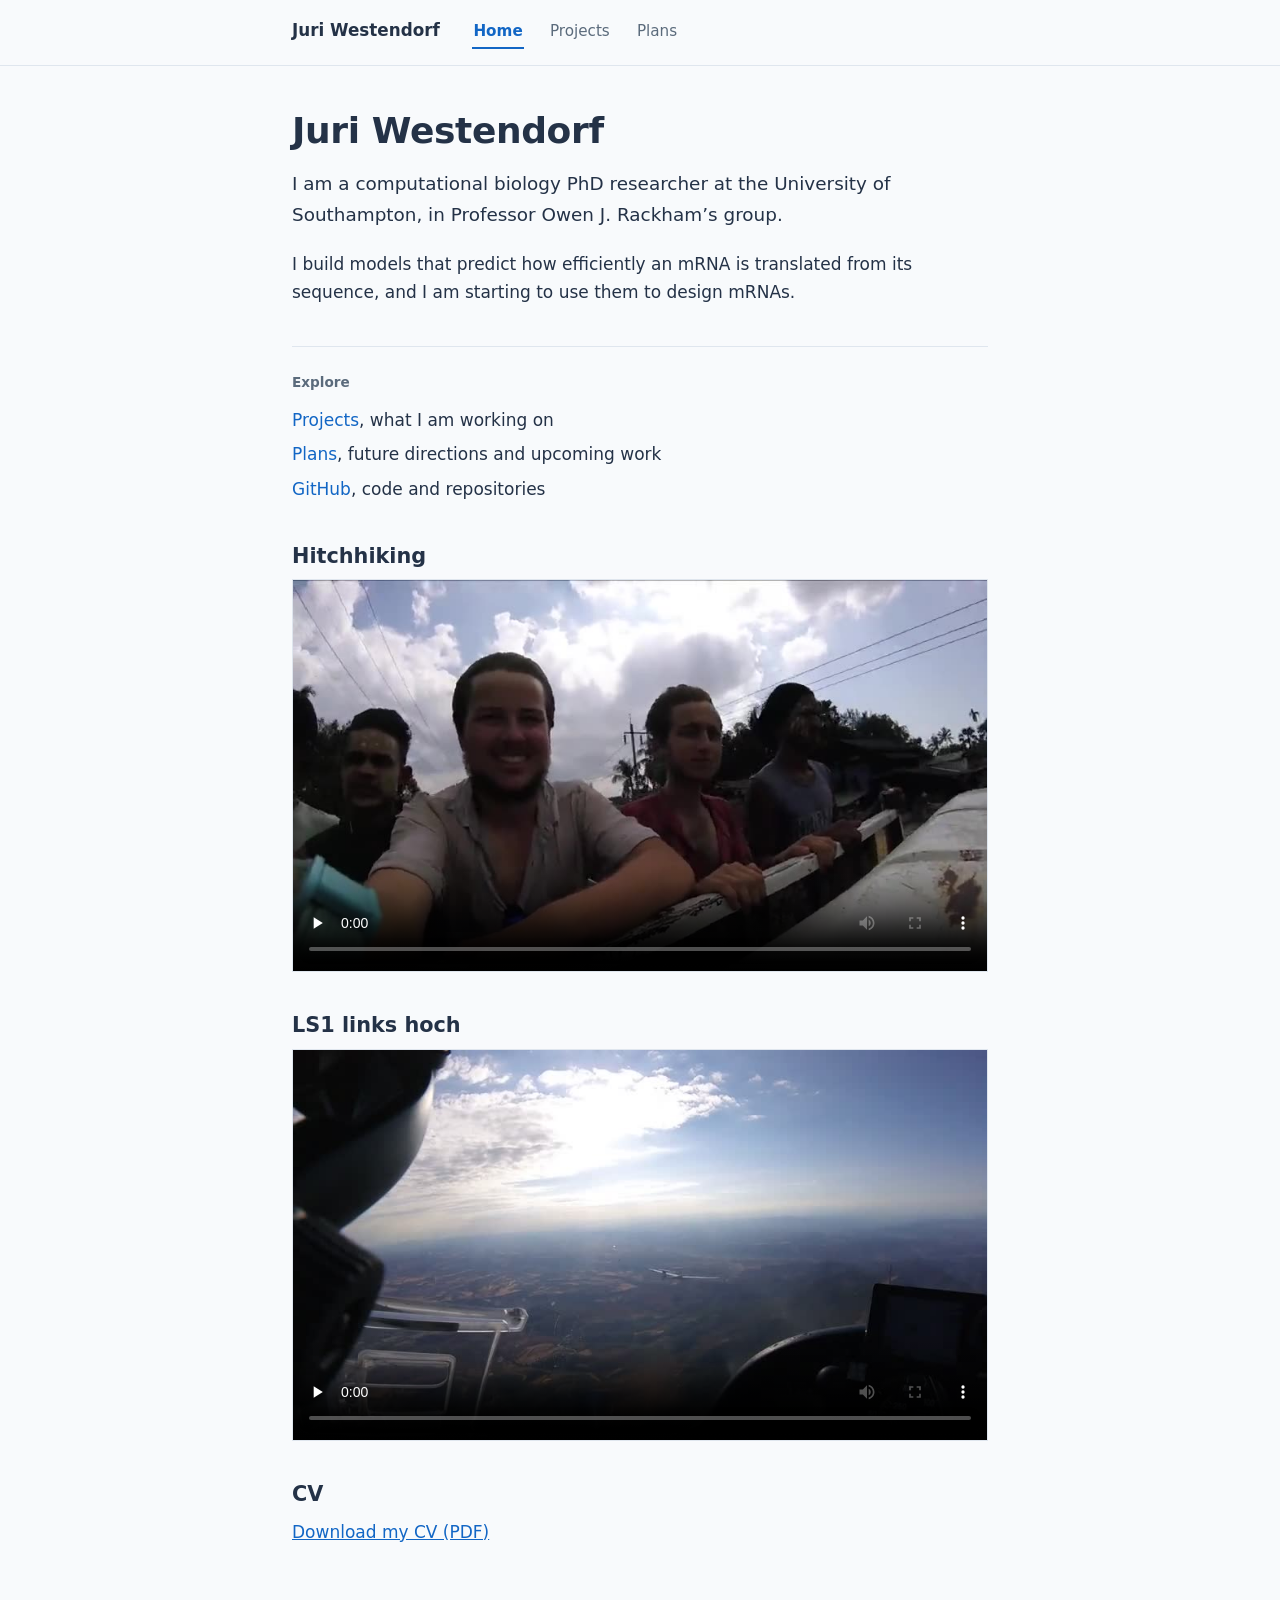
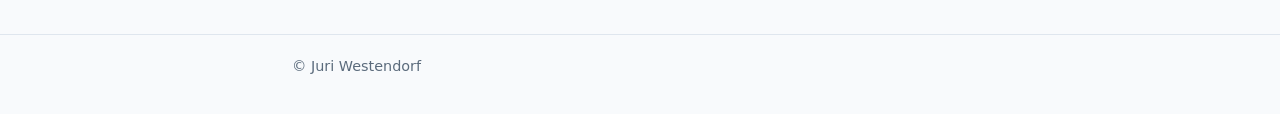
<file: index.html>
<!doctype html>
<html lang="en">
<head>
  <meta charset="utf-8">
  <meta name="viewport" content="width=device-width, initial-scale=1">
  <title>Juri Westendorf</title>
  <meta name="description" content="Juri Westendorf, computational biology PhD researcher at the University of Southampton.">
  <link rel="stylesheet" href="css/site.css">
</head>
<body>
  <a class="skip-link" href="#main">Skip to content</a>

  <header class="site-header">
    <div class="container">
      <p class="site-title"><a href="index.html">Juri Westendorf</a></p>
      <nav class="site-nav" aria-label="Main">
        <ul>
          <li><a href="index.html" aria-current="page">Home</a></li>
          <li><a href="projects.html">Projects</a></li>
          <li><a href="plans.html">Plans</a></li>
        </ul>
      </nav>
    </div>
  </header>

  <main id="main" class="container">
    <h1>Juri Westendorf</h1>
    <p class="lede">
      I am a computational biology PhD researcher at the University of Southampton,
      in Professor Owen J. Rackham&rsquo;s group.
    </p>
    <p>
      I build models that predict how efficiently an mRNA is translated from
      its sequence, and I am starting to use them to design mRNAs.
    </p>

    <div class="quick-links">
      <p class="section-label">Explore</p>
      <ul>
        <li><a href="projects.html">Projects</a>, what I am working on</li>
        <li><a href="plans.html">Plans</a>, future directions and upcoming work</li>
        <li><a href="https://github.com/jurilw">GitHub</a>, code and repositories</li>
      </ul>
    </div>

    <section class="video" aria-labelledby="video-title">
      <h2 id="video-title">Hitchhiking</h2>
      <figure>
        <video controls preload="none" poster="media/hitchhiking_poster.jpg" width="852" height="480">
          <source src="media/hitchhiking_web.mp4" type="video/mp4">
          Your browser cannot play this video.
          <a href="media/hitchhiking_web.mp4">Download it</a> instead.
        </video>
      </figure>
    </section>

    <section class="video" aria-labelledby="gliding-title">
      <h2 id="gliding-title">LS1 links hoch</h2>
      <figure>
        <video controls preload="none" poster="media/gliding_poster.jpg" width="854" height="480">
          <source src="media/gliding_web.mp4" type="video/mp4">
          Your browser cannot play this video.
          <a href="media/gliding_web.mp4">Download it</a> instead.
        </video>
      </figure>
    </section>

    <section class="cv-download" aria-labelledby="cv-title">
      <h2 id="cv-title">CV</h2>
      <p><a href="media/Juri_Westendorf_CV.pdf" download>Download my CV (PDF)</a></p>
    </section>
  </main>

  <footer class="site-footer">
    <div class="container">
      <p>&copy; Juri Westendorf</p>
    </div>
  </footer>
</body>
</html>
</file>
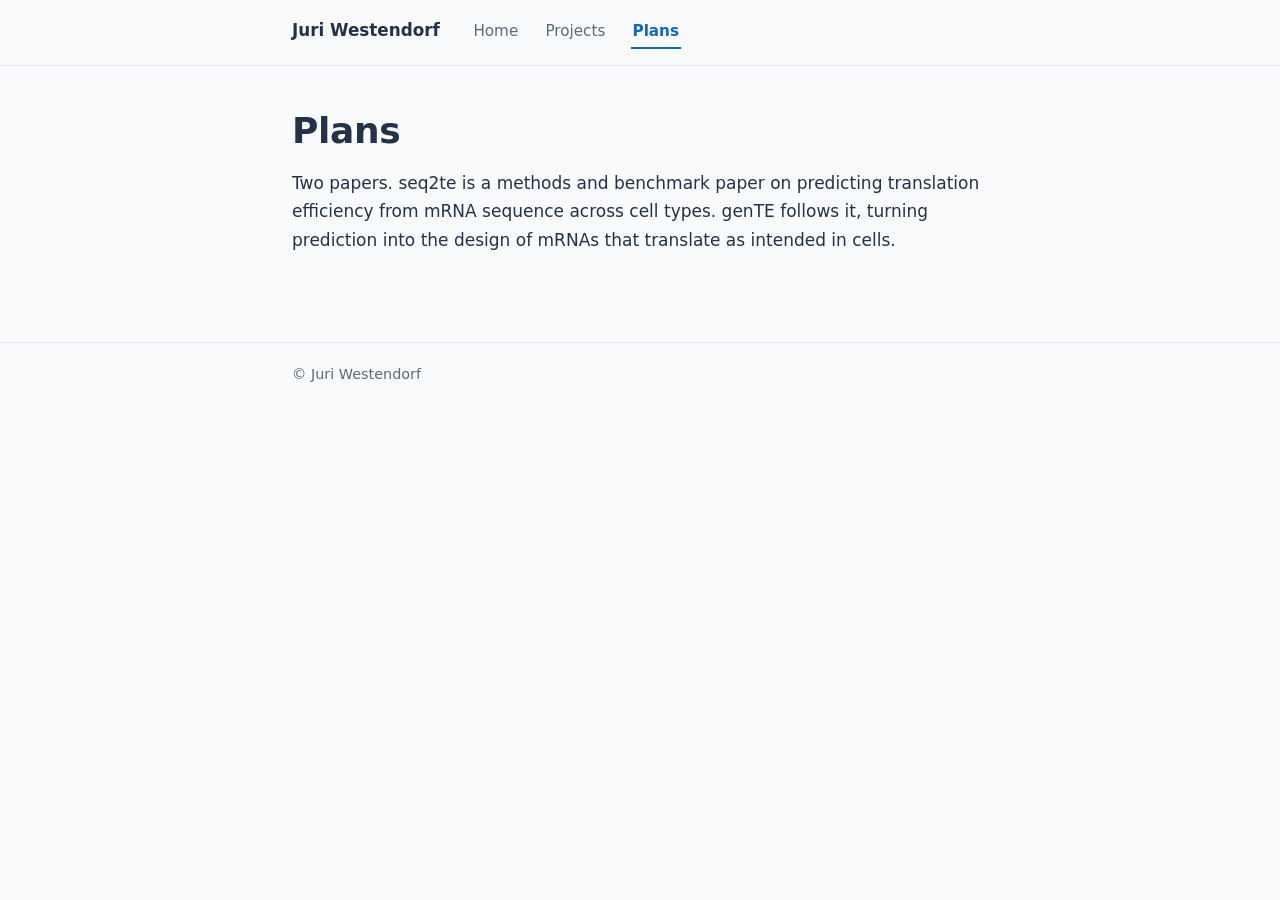
<file: plans.html>
<!doctype html>
<html lang="en">
<head>
  <meta charset="utf-8">
  <meta name="viewport" content="width=device-width, initial-scale=1">
  <title>Plans | Juri Westendorf</title>
  <meta name="description" content="Future directions and upcoming work by Juri Westendorf.">
  <link rel="stylesheet" href="css/site.css">
</head>
<body>
  <a class="skip-link" href="#main">Skip to content</a>

  <header class="site-header">
    <div class="container">
      <p class="site-title"><a href="index.html">Juri Westendorf</a></p>
      <nav class="site-nav" aria-label="Main">
        <ul>
          <li><a href="index.html">Home</a></li>
          <li><a href="projects.html">Projects</a></li>
          <li><a href="plans.html" aria-current="page">Plans</a></li>
        </ul>
      </nav>
    </div>
  </header>

  <main id="main" class="container">
    <h1>Plans</h1>
    <p>
      Two papers. seq2te is a methods and benchmark paper on predicting
      translation efficiency from mRNA sequence across cell types. genTE
      follows it, turning prediction into the design of mRNAs that translate
      as intended in cells.
    </p>
  </main>

  <footer class="site-footer">
    <div class="container">
      <p>&copy; Juri Westendorf</p>
    </div>
  </footer>
</body>
</html>
</file>
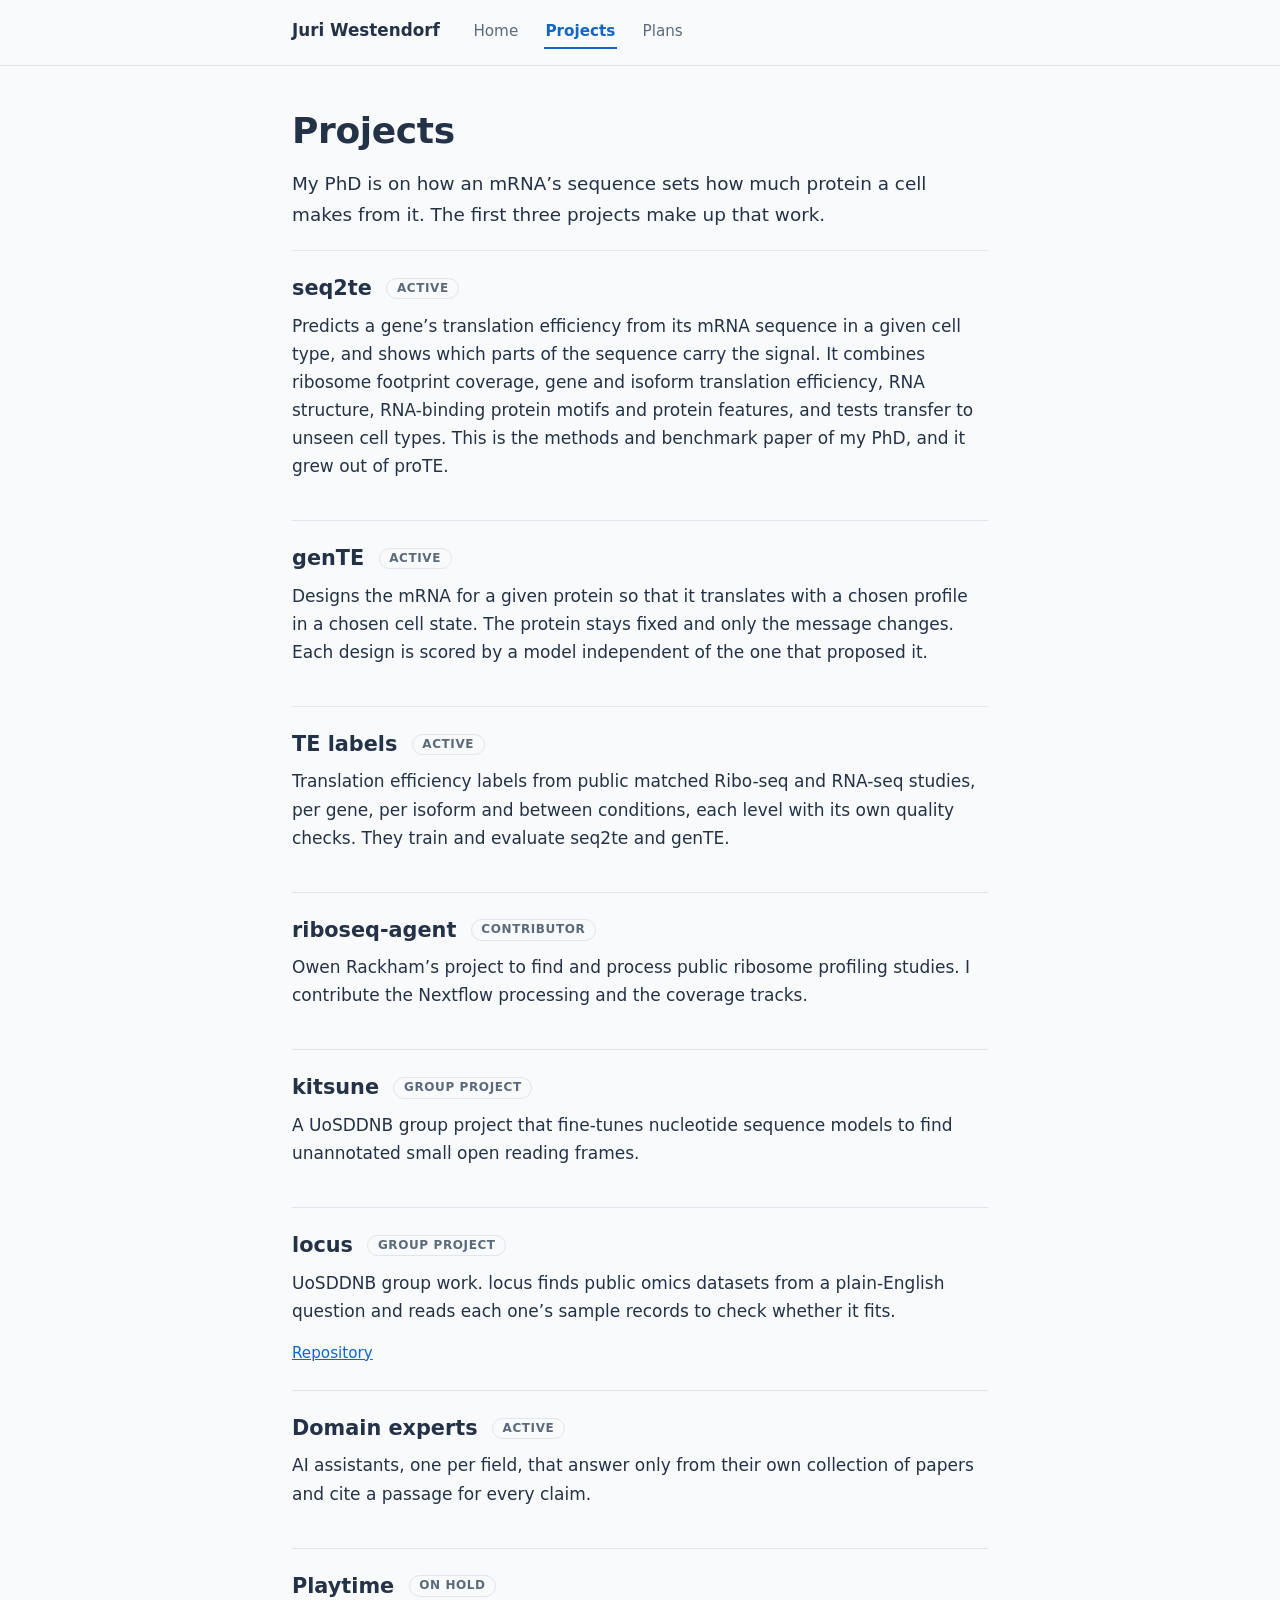
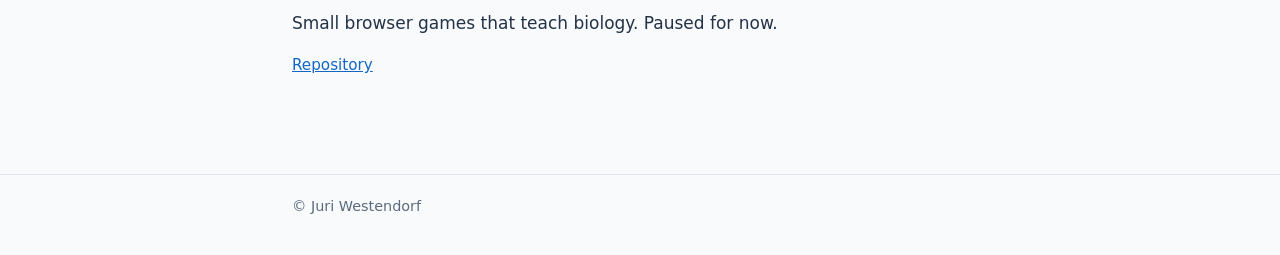
<file: projects.html>
<!doctype html>
<html lang="en">
<head>
  <meta charset="utf-8">
  <meta name="viewport" content="width=device-width, initial-scale=1">
  <title>Projects | Juri Westendorf</title>
  <meta name="description" content="Projects by Juri Westendorf, computational biology PhD researcher.">
  <link rel="stylesheet" href="css/site.css">
</head>
<body>
  <a class="skip-link" href="#main">Skip to content</a>

  <header class="site-header">
    <div class="container">
      <p class="site-title"><a href="index.html">Juri Westendorf</a></p>
      <nav class="site-nav" aria-label="Main">
        <ul>
          <li><a href="index.html">Home</a></li>
          <li><a href="projects.html" aria-current="page">Projects</a></li>
          <li><a href="plans.html">Plans</a></li>
        </ul>
      </nav>
    </div>
  </header>

  <main id="main" class="container">
    <h1>Projects</h1>
    <p class="lede">
      My PhD is on how an mRNA&rsquo;s sequence sets how much protein a cell
      makes from it. The first three projects make up that work.
    </p>

    <article class="project">
      <h2>seq2te <span class="status">Active</span></h2>
      <p>
        Predicts a gene&rsquo;s translation efficiency from its mRNA sequence in
        a given cell type, and shows which parts of the sequence carry the
        signal. It combines ribosome footprint coverage, gene and isoform
        translation efficiency, RNA structure, RNA-binding protein motifs and
        protein features, and tests transfer to unseen cell types. This is the
        methods and benchmark paper of my PhD, and it grew out of proTE.
      </p>
    </article>

    <article class="project">
      <h2>genTE <span class="status">Active</span></h2>
      <p>
        Designs the mRNA for a given protein so that it translates with a
        chosen profile in a chosen cell state. The protein stays fixed and only
        the message changes. Each design is scored by a model independent of
        the one that proposed it.
      </p>
    </article>

    <article class="project">
      <h2>TE labels <span class="status">Active</span></h2>
      <p>
        Translation efficiency labels from public matched Ribo-seq and RNA-seq
        studies, per gene, per isoform and between conditions, each level with
        its own quality checks. They train and evaluate seq2te and genTE.
      </p>
    </article>

    <article class="project">
      <h2>riboseq-agent <span class="status">Contributor</span></h2>
      <p>
        Owen Rackham&rsquo;s project to find and process public ribosome
        profiling studies. I contribute the Nextflow processing and the
        coverage tracks.
      </p>
    </article>

    <article class="project">
      <h2>kitsune <span class="status">Group project</span></h2>
      <p>
        A UoSDDNB group project that fine-tunes nucleotide sequence models to
        find unannotated small open reading frames.
      </p>
    </article>

    <article class="project">
      <h2>locus <span class="status">Group project</span></h2>
      <p>
        UoSDDNB group work. locus finds public omics datasets from a
        plain-English question and reads each one&rsquo;s sample records to
        check whether it fits.
      </p>
      <ul class="project-links">
        <li><a href="https://github.com/UoSDDNB/omics-agent">Repository</a></li>
      </ul>
    </article>

    <article class="project">
      <h2>Domain experts <span class="status">Active</span></h2>
      <p>
        AI assistants, one per field, that answer only from their own
        collection of papers and cite a passage for every claim.
      </p>
    </article>

    <article class="project">
      <h2>Playtime <span class="status">On hold</span></h2>
      <p>
        Small browser games that teach biology. Paused for now.
      </p>
      <ul class="project-links">
        <li><a href="https://github.com/jurilw/Playtime">Repository</a></li>
      </ul>
    </article>
  </main>

  <footer class="site-footer">
    <div class="container">
      <p>&copy; Juri Westendorf</p>
    </div>
  </footer>
</body>
</html>
</file>
<file: css/site.css>
/* jurilw.github.io — shared stylesheet
   Plain CSS, no frameworks, system fonts only, no external services. */

:root {
  --bg: #f8fafc;
  --surface: #ffffff;
  --text: #243247;
  --muted: #5b6b7c;
  --accent: #1266c5;
  --accent-dark: #0d4f99;
  --border: #dfe6ee;
  --max-width: 46rem;
}

*,
*::before,
*::after {
  box-sizing: border-box;
}

html {
  -webkit-text-size-adjust: 100%;
}

body {
  margin: 0;
  background: var(--bg);
  color: var(--text);
  font-family: system-ui, -apple-system, "Segoe UI", Roboto,
    "Helvetica Neue", Arial, sans-serif;
  font-size: 1.0625rem;
  line-height: 1.65;
}

.container {
  max-width: var(--max-width);
  margin: 0 auto;
  padding-left: 1.25rem;
  padding-right: 1.25rem;
}

/* Links */
a {
  color: var(--accent);
}

a:hover {
  color: var(--accent-dark);
}

:focus-visible {
  outline: 2px solid var(--accent);
  outline-offset: 2px;
  border-radius: 2px;
}

/* Skip link (keyboard users) */
.skip-link {
  position: absolute;
  top: -100px;
  left: 0.75rem;
  padding: 0.5rem 0.85rem;
  background: var(--surface);
  border: 1px solid var(--border);
  color: var(--accent);
  text-decoration: none;
  z-index: 100;
}

.skip-link:focus {
  top: 0.75rem;
}

/* Header */
.site-header {
  border-bottom: 1px solid var(--border);
}

.site-header .container {
  display: flex;
  flex-wrap: wrap;
  align-items: baseline;
  gap: 0.35rem 2rem;
  padding-top: 1rem;
  padding-bottom: 1rem;
}

.site-title {
  margin: 0;
  font-size: 1.05rem;
  font-weight: 600;
}

.site-title a {
  color: var(--text);
  text-decoration: none;
}

.site-title a:hover {
  color: var(--accent);
}

.site-nav ul {
  list-style: none;
  display: flex;
  flex-wrap: wrap;
  margin: 0;
  padding: 0;
  gap: 0.15rem 1.5rem;
}

.site-nav a {
  display: inline-block;
  padding: 0.2rem 0.1rem;
  color: var(--muted);
  font-size: 0.95rem;
  text-decoration: none;
  border-bottom: 2px solid transparent;
}

.site-nav a:hover {
  color: var(--accent);
}

.site-nav a[aria-current="page"] {
  color: var(--accent);
  font-weight: 600;
  border-bottom-color: var(--accent);
}

/* Main */
main {
  padding: 2.75rem 0 3.5rem;
}

h1 {
  margin: 0 0 1.1rem;
  font-size: 2.25rem;
  line-height: 1.15;
  letter-spacing: -0.01em;
}

h2 {
  margin: 2.5rem 0 0.6rem;
  font-size: 1.3rem;
  line-height: 1.3;
}

p {
  margin: 0 0 1rem;
}

.lede {
  margin-bottom: 1.25rem;
  font-size: 1.15rem;
}

.section-label {
  margin: 0 0 0.75rem;
  font-size: 0.85rem;
  font-weight: 600;
  color: var(--muted);
}

/* Home: quick links */
.quick-links {
  margin-top: 2.5rem;
  padding-top: 1.5rem;
  border-top: 1px solid var(--border);
}

.quick-links ul {
  list-style: none;
  margin: 0;
  padding: 0;
  display: grid;
  gap: 0.4rem;
}

.quick-links a {
  text-decoration: none;
}

.quick-links a:hover {
  text-decoration: underline;
}

/* Projects */
.project {
  padding: 1.5rem 0;
  border-top: 1px solid var(--border);
}

.project h2 {
  margin-top: 0;
  display: flex;
  flex-wrap: wrap;
  align-items: center;
  gap: 0.25rem 0.9rem;
}

.status {
  font-size: 0.75rem;
  font-weight: 600;
  letter-spacing: 0.05em;
  text-transform: uppercase;
  color: var(--muted);
  border: 1px solid var(--border);
  border-radius: 999px;
  padding: 0.12rem 0.6rem;
  white-space: nowrap;
}

.project-links {
  list-style: none;
  display: flex;
  flex-wrap: wrap;
  gap: 0.25rem 1.5rem;
  margin: 0.9rem 0 0;
  padding: 0;
  font-size: 0.95rem;
}

/* Plans */
.plans-note {
  color: var(--muted);
}

.plans-soon {
  margin-bottom: 0;
  font-size: 1.15rem;
  font-weight: 600;
}

/* Video */
.video figure {
  margin: 0;
}

.video video {
  display: block;
  width: 100%;
  height: auto;
  background: #000;
  border: 1px solid var(--border);
}

.video figcaption {
  margin-top: 0.5rem;
  font-size: 0.95rem;
  color: var(--muted);
}

/* CV */
.cv-section {
  padding-top: 0.25rem;
}

.cv-section ul {
  margin: 0;
  padding-left: 1.2rem;
}

.cv-section li {
  margin-bottom: 0.3rem;
}

/* Footer */
.site-footer {
  border-top: 1px solid var(--border);
  margin-top: 1rem;
}

.site-footer .container {
  padding-top: 1.25rem;
  padding-bottom: 2.25rem;
  font-size: 0.9rem;
  color: var(--muted);
}

.site-footer p {
  margin: 0;
}

/* Small screens */
@media (max-width: 480px) {
  body {
    font-size: 1rem;
  }

  h1 {
    font-size: 1.8rem;
  }

  main {
    padding-top: 2rem;
  }

  .site-header .container {
    gap: 0.2rem 1.25rem;
  }
}

/* Print (mainly useful for the CV) */
@media print {
  body {
    background: #fff;
    color: #000;
    font-size: 11pt;
  }

  .skip-link,
  .site-header,
  .site-footer,
  .quick-links,
  .video {
    display: none;
  }

  main {
    padding: 0;
  }

  a {
    color: #000;
    text-decoration: none;
  }

  a[href^="http"]::after {
    content: " (" attr(href) ")";
    font-size: 9pt;
    word-break: break-all;
  }

  .project {
    border-top-color: #999;
  }
}
</file>
